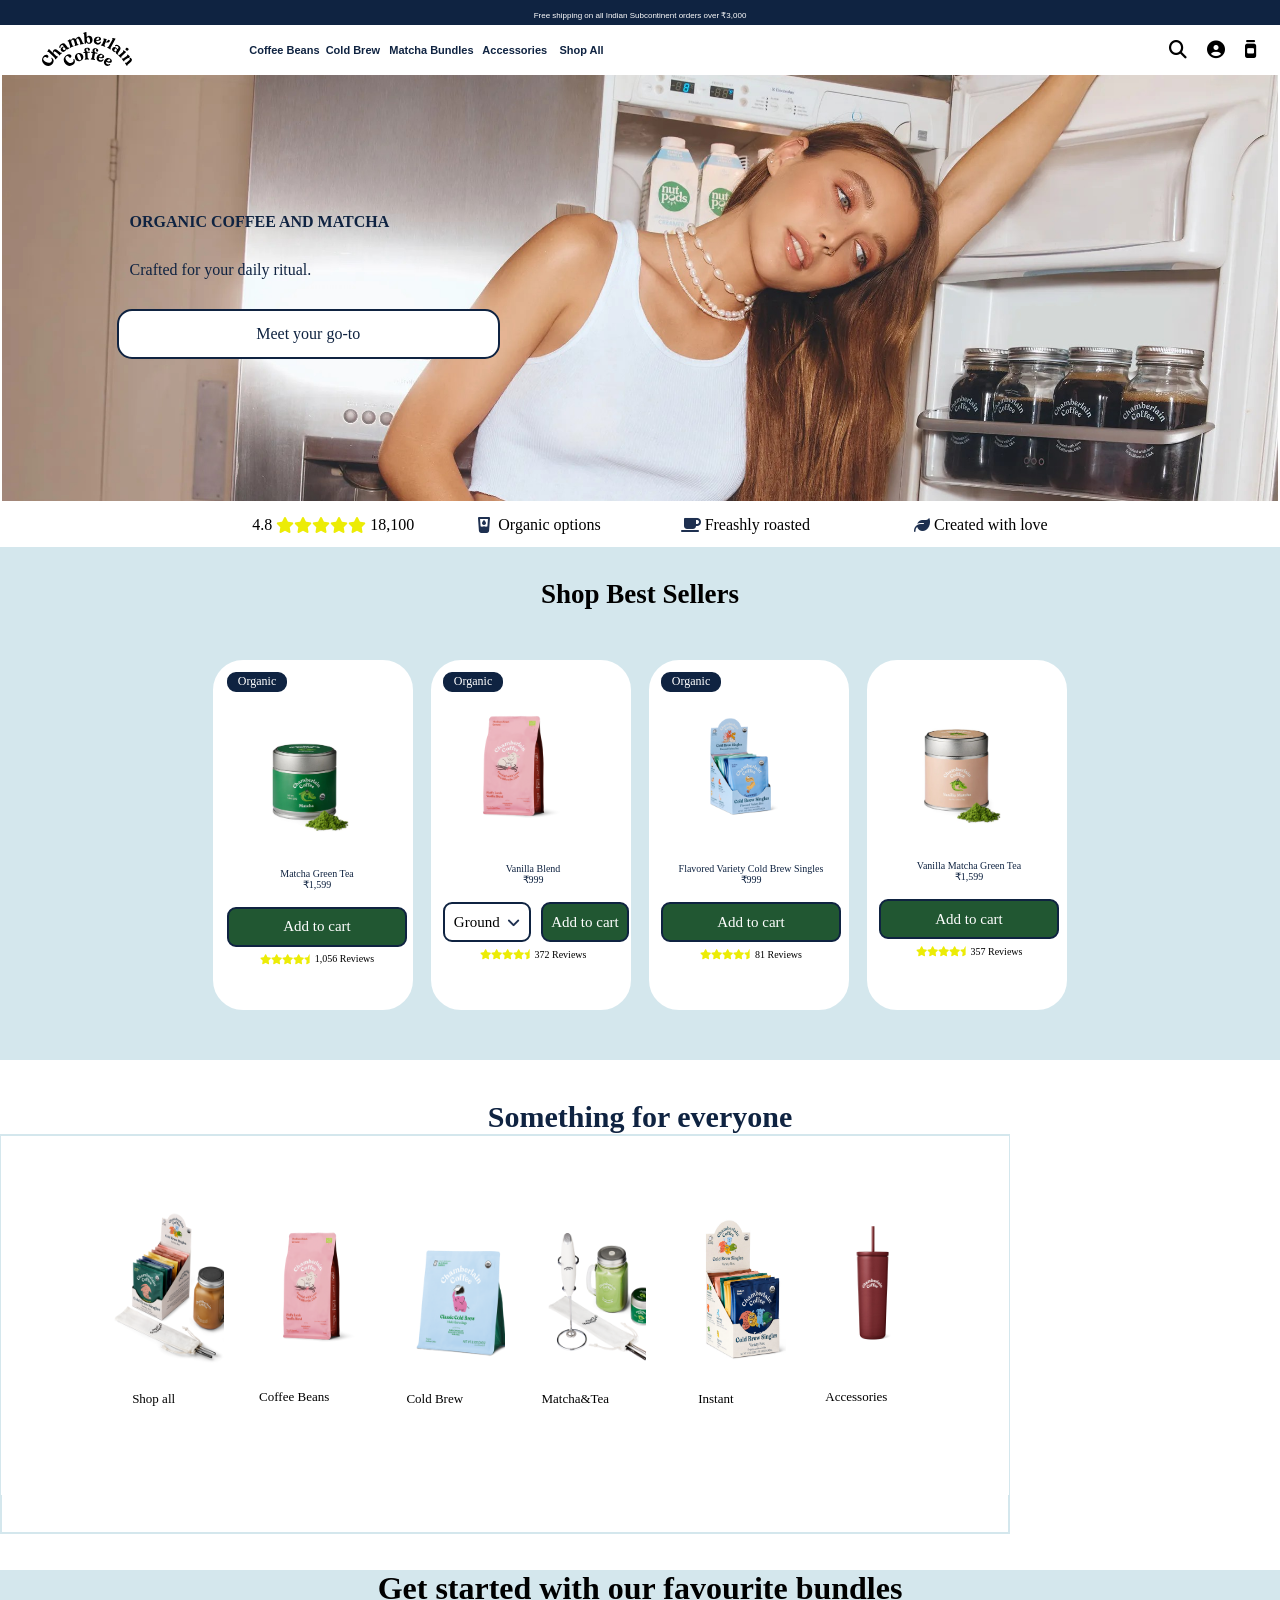
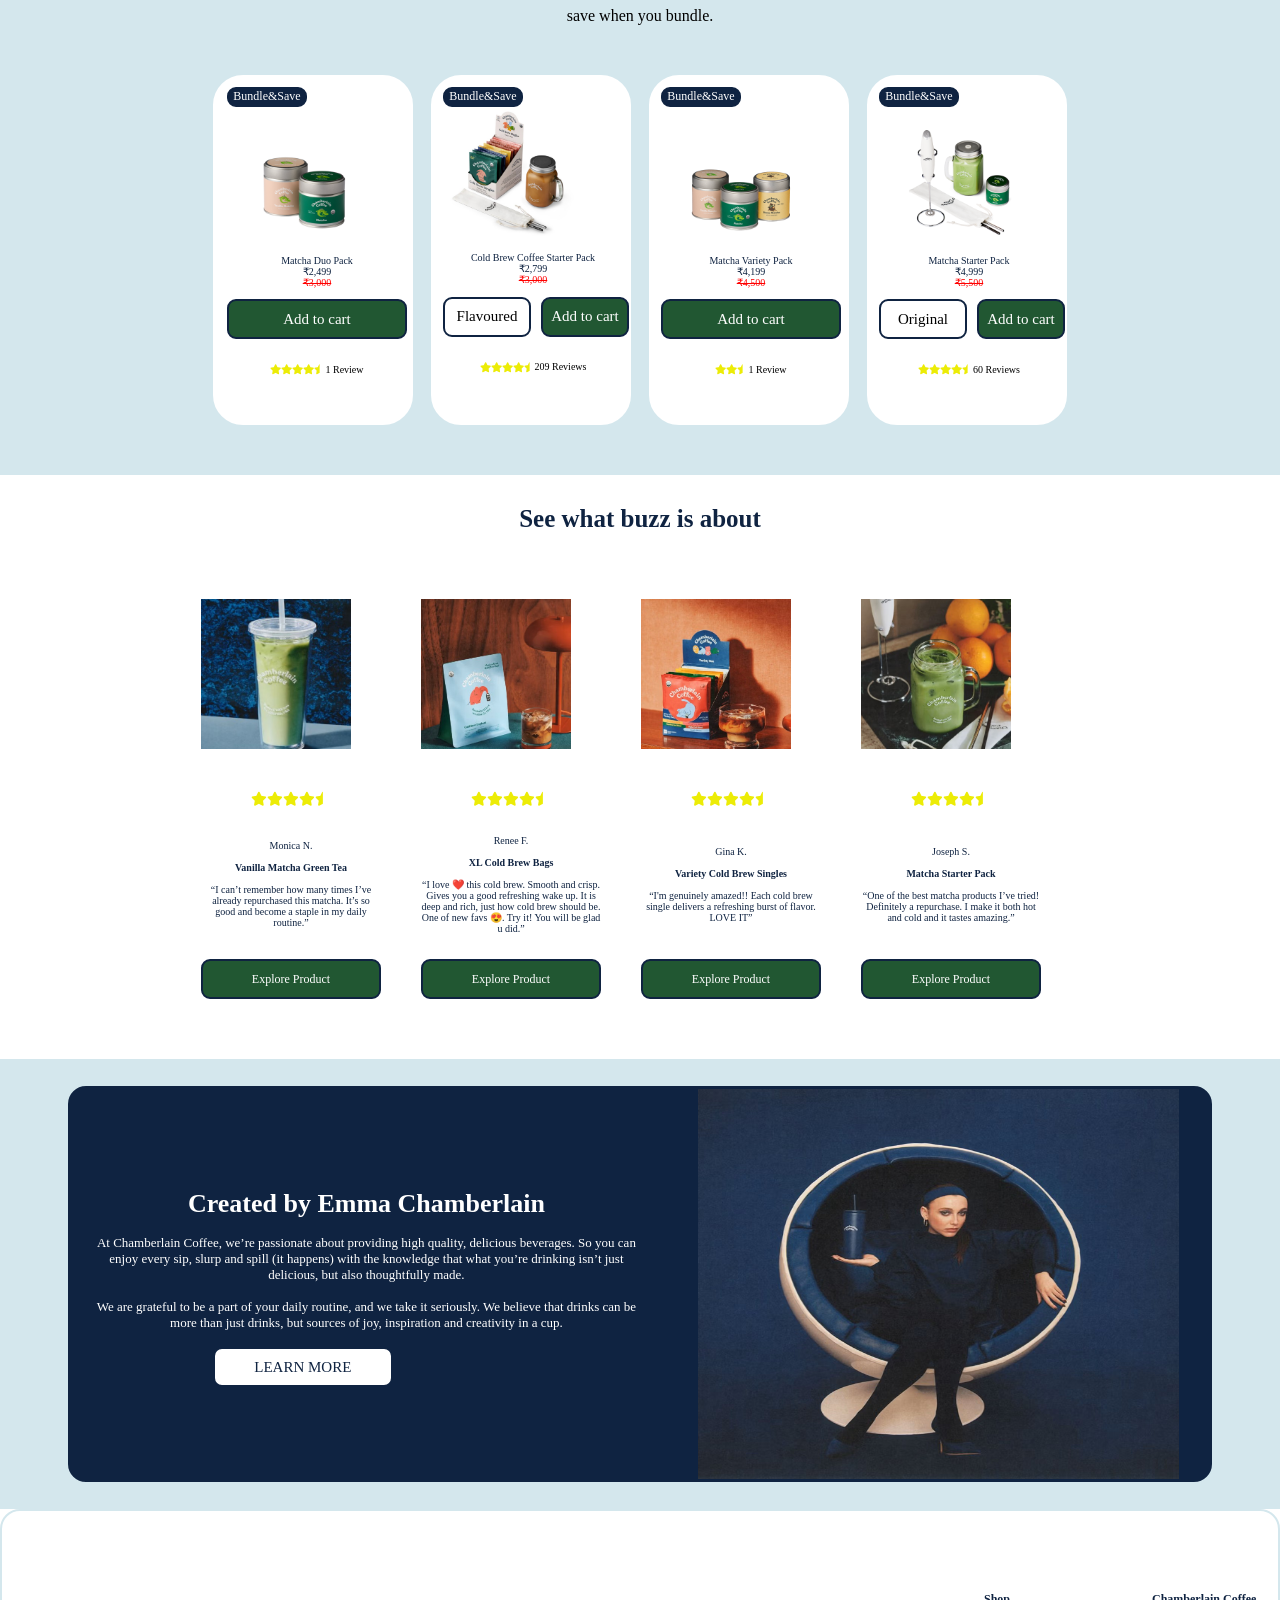
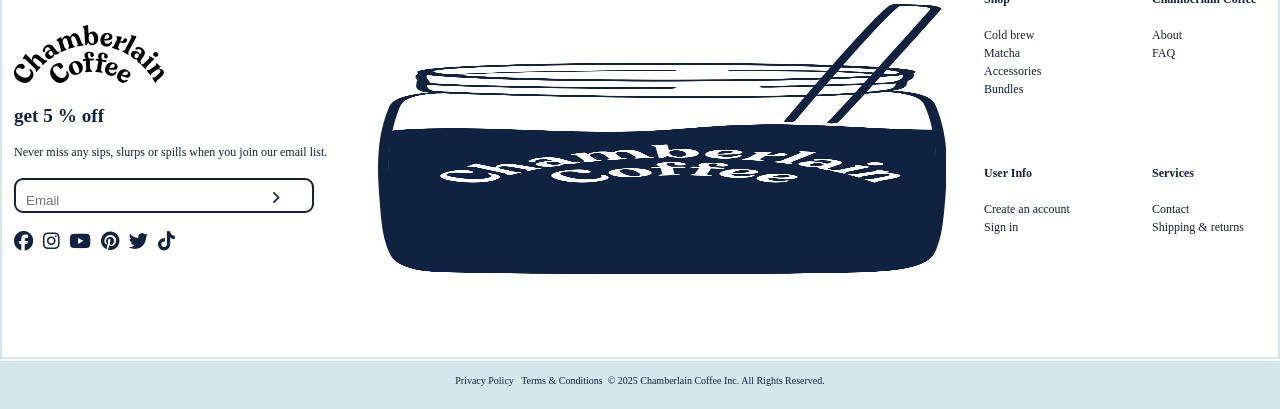
<file: index.html>
<!doctype html>
<html lang="en">
  <head>
    <meta charset="UTF-8" />
    <meta name="viewport" content="width=device-width, initial-scale=1.0" />
    <title>Document</title>
    <link
      rel="stylesheet"
      href="https://cdnjs.cloudflare.com/ajax/libs/font-awesome/6.5.1/css/all.min.css"
    />
    <link rel="stylesheet" href="website.css" />
    <link
      href="https://fonts.googleapis.com/css2?family=Playfair+Display:wght@400;600&display=swap"
      rel="stylesheet"
    />
  </head>

  <body>
    <div id="navbar">
      <div id="header1">Free shipping on all Indian Subcontinent orders over ₹3,000</div>
      <div id="header2">
        <div id="section1">
          <div id="img">
            <img
              src="aeb7e13444a53c4d6a6ff14d90e66d7666a474f4-150x58.svg "
              alt=""/>
          </div>
        </div>

        <div id="section2">
           <b></b><b
            >Coffee Beans&nbsp;&nbsp;Cold Brew&nbsp;&nbsp; Matcha
            Bundles&nbsp;&nbsp; Accessories &nbsp;&nbsp; Shop All
          </b>
        </div>
        <div id="section3">
          <i class="fa-solid fa-magnifying-glass"></i>
          <i class="fa-solid fa-circle-user"></i>
          <i class="fa-solid fa-jar"></i>
        </div>
      </div>
    </div>
    <br />

    <main id="overlaytext">
     <img src="Shop all_files/FAAH2.jpg" alt="">
      <div class="overlaytext1">
      ORGANIC COFFEE AND MATCHA </div>
     <br> <br>
     <div class="overlaytext2">
       Crafted for your daily ritual.
      </div>
       <br> <br><br> <br>
      
        <br> <br>
      <div class="overlaytext3">Meet your go-to</div>
    </main>
 <div id="thatbox">
&nbsp;&nbsp;&nbsp;&nbsp;&nbsp;4.8&nbsp;<i class="fa-solid fa-star"></i><i class="fa-solid fa-star"></i><i class="fa-solid fa-star"></i><i class="fa-solid fa-star"></i><i class="fa-solid fa-star"></i>&nbsp;18,100 
&nbsp;&nbsp;&nbsp;&nbsp;&nbsp;&nbsp;&nbsp;&nbsp;&nbsp;&nbsp;&nbsp;&nbsp;&nbsp;&nbsp;&nbsp;<i class="fa-solid fa-glass-water-droplet" style="color: rgb(30, 48, 80);"> </i> &nbsp; Organic options&nbsp;&nbsp;&nbsp;&nbsp;&nbsp;&nbsp;&nbsp;&nbsp;&nbsp;&nbsp;&nbsp;&nbsp;&nbsp;&nbsp;&nbsp;&nbsp;&nbsp;&nbsp;&nbsp;&nbsp;
<i class="fa-solid fa-mug-saucer" style="color: rgb(30, 48, 80);"></i> &nbsp;Freashly roasted &nbsp;&nbsp;&nbsp;&nbsp;&nbsp;&nbsp;&nbsp;&nbsp;&nbsp;&nbsp;&nbsp;&nbsp;&nbsp;&nbsp;&nbsp;&nbsp;&nbsp;&nbsp;&nbsp;&nbsp;&nbsp;&nbsp;&nbsp;&nbsp;&nbsp;<i class="fa-solid fa-leaf" style="color: rgb(30, 48, 80);"></i>&nbsp;Created with love
 </div>
   
    <h1 id="font">Shop Best Sellers</h1>

    <div id="lightbluebox">
      <div class="box1">
        <div class="btn1">Organic</div> <br>
        <div class="img1"><img src="Shop all_files/MATCHAGREENTEA.jpg" alt=""></div> <br>
       
        <div class="txt matcha">
          Matcha Green Tea <br />
          ₹1,599
        </div>
        <div class="atc position">Add to cart</div>
        <div class="r re">
          <i class="fa-solid fa-star"></i> <i class="fa-solid fa-star"></i>
          <i class="fa-solid fa-star"></i> <i class="fa-solid fa-star"></i>
          <i class="fa-solid fa-star-half"></i>
          1,056 Reviews
        </div>
      </div>

      <div class="box2">
        <div class="btn1">Organic</div>
        <div class="img2"><img src="Shop all_files/CHAMBERLAIN_COFFEE_FLUFFY_LAMB_GROUND_EU_PDP_A.png"></div> 
         <br> <div class="txt vanilla">
          Vanilla Blend <br />
          ₹999
        </div>
        <div class="atc2 position">
          <div class="ground">Ground &nbsp;<i class="fa-solid fa-angle-down" style="color: rgb(30, 48, 80);"></i></div>
          <div class="add">Add to cart</div>
        </div>

        <div class="r re">
          <i class="fa-solid fa-star"></i> <i class="fa-solid fa-star"></i>
          <i class="fa-solid fa-star"></i> <i class="fa-solid fa-star"></i>
          <i class="fa-solid fa-star-half"></i> 372 Reviews
        </div>
      </div>

      <div class="box3">
        <div class="btn1">Organic</div>
        <div class="img3"><img src="Shop all_files/FlavoredVarietyColdBrewSingles_PDP_2048px_01_590c9722-d39e-49b4-b2bd-9e2687882765.png" alt=""></div> <br>
        <div class="txt brew">
          Flavored Variety Cold Brew Singles <br />
          ₹999
        </div>
        <div class="atc position">Add to cart</div>
        <div class="r re">
          <i class="fa-solid fa-star"></i> <i class="fa-solid fa-star"></i>
          <i class="fa-solid fa-star"></i> <i class="fa-solid fa-star"></i>
          <i class="fa-solid fa-star-half"></i>81 Reviews
        </div>
      </div>

      <div class="box4">
        <div class="empty"></div>
        <div class="img4"><img src="Shop all_files/VANILLAMATCHAGREENTEA.jpg" alt=""></div><br>
        <div class="txt tea">
          Vanilla Matcha Green Tea <br/>
          ₹1,599
        </div>
        <div class="atc position">Add to cart</div>

        <div class="r re">
          <i class="fa-solid fa-star"></i> <i class="fa-solid fa-star"></i>
          <i class="fa-solid fa-star"></i> <i class="fa-solid fa-star"></i>
          <i class="fa-solid fa-star-half"></i>357 Reviews
        </div>
      </div>
    </div>
   <div class="change">  <b><h2>Something for everyone</h2></b></div>
    <div id="whitebox">

      <div class="longbox">
        <div class="b1"><img src="Shop all_files/Variety_Cold_Brew_Singles-Starter_Pack_PDP_2048px_01_a66178c7-0070-46e9-8be6-9580ef11e38c.png" alt=""> <br>Shop all</div>
        <div class="b2"><img src="Shop all_files/CHAMBERLAIN_COFFEE_FLUFFY_LAMB_GROUND_EU_PDP_A.png" alt=""><br><br>Coffee Beans</div>
        <div class="b3"> <img src="Shop all_files/XL_Cold_Brew_Bag_PDP_2048px_01.png" alt=""> <br>Cold Brew</div>
        <div class="b4">  <img src="WEBSITE/logo2_files/MatchaStarterPack_PDP_2048px_04.png" alt=""> <br> Matcha&Tea</div>
        <div class="b5"> <img src="Shop all_files/INSTANT.jpg" alt=""> <br>Instant</div>
        <div class="b6"><img src="Shop all_files/accessories2.jpg" alt=""> <br><br>Accessories</div>
      </div>
    </div>
<br><br>
    <div class="s"><h1>Get started with our favourite bundles</h1></div>
  
    <div class="s">save when you bundle.</div>

    <div id="lightbluebox">
      <div class="box1">
        <div class="btn2">Bundle&Save</div>
        <div class="img1"><img src="Shop all_files/Matcha_Variety_Duo_PDP_2048px_01.png" alt=""></div> 
        <!-- <br><br><br><br> -->
        <div class="txt matcha">
          Matcha Duo Pack <br />
          ₹2,499 <s class="c">₹3,000</s>
        </div>
        <div class="atc position">Add to cart</div> <br>
        <div class="r re">
          <i class="fa-solid fa-star"></i> <i class="fa-solid fa-star"></i>
          <i class="fa-solid fa-star"></i> <i class="fa-solid fa-star"></i>
          <i class="fa-solid fa-star-half"></i>
          1 Review
        </div>
      </div>

      <div class="box2">
        <div class="btn2">Bundle&Save</div>
        <div class="img2"><img src="Shop all_files/COLDBREWSSINGLESSTARTER.jpg" alt=""></div>
        <div class="txt vanilla">
          Cold Brew Coffee Starter Pack <br />
          ₹2,799 <s class="c">₹3,000</s>
        </div>
        <div class="atc2 position">
          <div class="ground">Flavoured</div>
          <div class="add">Add to cart</div>
        </div> <br>

        <div class="r re">
          <i class="fa-solid fa-star"></i> <i class="fa-solid fa-star"></i>
          <i class="fa-solid fa-star"></i> <i class="fa-solid fa-star"></i>
          <i class="fa-solid fa-star-half"></i> 209 Reviews
        </div>
      </div>

      <div class="box3">
        <div class="btn2">Bundle&Save</div>
        <div class="img3"> <img src="WEBSITE/logo2_files/MatchaVarietyPackHoney_PDP_2048px_01.png" alt=""></div>
        <div class="txt brew">
          Matcha Variety Pack <br />
          ₹4,199 <s class="c">₹4,500</s>
        </div>
        <div class="atc position">Add to cart</div> <br>
        <div class="r1 re">
          <i class="fa-solid fa-star"></i> <i class="fa-solid fa-star"></i>
          <i class="fa-solid fa-star-half"></i>1 Review
        </div>
      </div>

      <div class="Box4">
        <div class="btn2">Bundle&Save</div>
        <div class="img4"><img src="WEBSITE/logo2_files/MatchaStarterPack_PDP_2048px_04.png" alt=""></div>
        <div class="txt tea">
          Matcha Starter Pack <br />
          ₹4,999<s class="c">₹5,500</s>
        </div>
        <div class="atc2 position">
          <div class="ground">Original</div>
          <div class="add">Add to cart</div>
        </div> <br>

        <div class="r re">
          <i class="fa-solid fa-star"></i> <i class="fa-solid fa-star"></i>
          <i class="fa-solid fa-star"></i> <i class="fa-solid fa-star"></i>
          <i class="fa-solid fa-star-half"></i>60 Reviews
        </div>
      </div>
    </div>

   <div id="buzz"><b>See what buzz is about</b></div>  <br> <br> 

    <div id="WHITE">
      <div class="BOX1">
        <div class="IMG1"><img src="WEBSITE/logo2_files/ONE.jpg" alt=""></div>
        <div class="R RE">
          <i class="fa-solid fa-star"></i> <i class="fa-solid fa-star"></i>
          <i class="fa-solid fa-star"></i> <i class="fa-solid fa-star"></i>
          <i class="fa-solid fa-star-half"></i>
        </div>
        <div class="TXT">
          Monica N. <br>
          <br />
         <b>Vanilla Matcha Green Tea</b>  <br> 
          “I can’t remember how many times I’ve already repurchased this matcha.
          It’s so good and become a staple in my daily routine.” <br />
        </div>
        <div class="exploreproduct">Explore Product</div>
      </div>

      <div class="BOX1">
        <div class="IMG1"><img src="Shop all_files/TWOo.jpg"alt=""></div>
        <div class="R RE">
          <i class="fa-solid fa-star"></i> <i class="fa-solid fa-star"></i>
          <i class="fa-solid fa-star"></i> <i class="fa-solid fa-star"></i>
          <i class="fa-solid fa-star-half"></i>
        </div>
        <div class="TXT">
          Renee F. <br /> <br>
         <b>XL Cold Brew Bags</b>   <br>“I love ❤️ this cold brew. Smooth and crisp. Gives
          you a good refreshing wake up. It is deep and rich, just how cold brew
          should be. One of new favs 😍. Try it! You will be glad u did.”
        </div>

        <div class="exploreproduct">Explore Product</div>
      </div>

      <div class="BOX1">
        <div class="IMG1"><img src="Shop all_files/THREE.jpg" alt=""></div>
        <div class="R RE">
          <i class="fa-solid fa-star"></i> <i class="fa-solid fa-star"></i>
          <i class="fa-solid fa-star"></i> <i class="fa-solid fa-star"></i>
          <i class="fa-solid fa-star-half"></i>
        </div>
        <div class="TXT">Gina K. <br /> <br>
         <b>Variety Cold Brew Singles</b>  <br> “I'm genuinely amazed!! Each cold brew
          single delivers a refreshing burst of flavor. LOVE IT”
        </div>
        <div class="exploreproduct">Explore Product</div>
      </div>

      <div class="BOX1">
        <div class="IMG1"> <img src="Shop all_files/FOUR.jpg" alt=""></div>
        <div class="R RE">
          <i class="fa-solid fa-star"></i> <i class="fa-solid fa-star"></i>
          <i class="fa-solid fa-star"></i> <i class="fa-solid fa-star"></i>
          <i class="fa-solid fa-star-half"></i>
        </div>
        <div class="TXT">
          Joseph S. <br /> <br>
          <b>Matcha Starter Pack </b><br> “One of the best matcha products I’ve tried!
          Definitely a repurchase. I make it both hot and cold and it tastes
          amazing.”
        </div>

        <div class="exploreproduct">Explore Product</div>
      </div>
    </div>

    <!-- display grid  grid tem[plate coloumn auto auto] 
 , display  flex ,  flex wrap STUDYGRID -->

    <div id="lbfinal">
      <div class="darkblue">
        <div class="box left">
          <h1 class="T">Created by Emma Chamberlain</h1>
          <br />
          <div class="T">
            At Chamberlain Coffee, we’re passionate about providing high
            quality, delicious beverages. So you can enjoy every sip, slurp and
            spill (it happens) with the knowledge that what you’re drinking
            isn’t just delicious, but also thoughtfully made.
            <br />
            <br />
            We are grateful to be a part of your daily routine, and we take it
            seriously. We believe that drinks can be more than just drinks, but
            sources of joy, inspiration and creativity in a cup.
          </div>
          <br />
          <div class="learnmore">LEARN MORE</div>
        </div>
        <div class="box right"> <img src="Shop all_files/emmaitself.jpg" alt=""></div>
      </div>
    </div>


    <div id="A">
      <div class="sec1">
        <div class="logo1">
          <img
            src="aeb7e13444a53c4d6a6ff14d90e66d7666a474f4-150x58.svg"
            alt=""
          />
        </div>
        <br />
        <div class="logo2"><b> get 5 % off</b></div>
        <br />
        <div class="ft">
          Never miss any sips, slurps or spills when you join our email list.
        </div>
        <br />
        <div class="emailbox">
          <input type="email" placeholder="Email">
          <i class="fa-solid fa-angle-right" style="color: rgb(30, 48, 80);"></i>
        </div>
        <br />
        <div class="socialmediaicons">
          <i class="fa-brands fa-facebook"></i> &nbsp;<i
            class="fa-brands fa-instagram"
          ></i>
          &nbsp;<i class="fa-brands fa-youtube"></i> &nbsp;<i
            class="fa-brands fa-pinterest"
          ></i>
          &nbsp;<i class="fa-brands fa-twitter"></i> &nbsp;<i
            class="fa-brands fa-tiktok"
          ></i>
        </div>
      </div>

      <div class="sec2">  <div class="JAR"><img src="Shop all_files/JARFINAL.jpg" alt=""></div>
      </div> 


      <div class="sec3">
        <div class="upperhalf">
           <div class="q1 ">
          <b>Shop</b> <br />
            <br>
          Cold brew <br />
          Matcha <br />
          Accessories <br />
          Bundles
        </div> 
        <br>
        <div class="q2 ">
          <b>Chamberlain Coffee</b> <br />
          <br>
          About <br />
          FAQ
        </div>
        </div>
        <br>
        <div class="lowerpart">
           <div class="q3 ">
          <b>User Info</b> <br />
           <br>
          Create an account <br />
          Sign in
        </div>
        <br>
        <div class="q4 ">
          <b>Services</b> <br />
            <br>
          Contact <br />
          Shipping & returns
        </div>
      </div>
        </div>
       
    </div>

<div id="lastwhitebox"> <br>
 Privacy Policy &nbsp;
Terms & Conditions&nbsp;
© 2025 Chamberlain Coffee Inc. All Rights Reserved.</div>
  </body>
</html>

<!-- hover transitions -->
 <!-- transform :translate(4000px, 0px); rotate initial-scaletransition  -->
</file>
<file: website.css>
*{
margin: 0;
padding:0;
box-sizing: border-box;
}


#header1{
width: 100%;
    height:30px;
border: 1px solid rgb(15,35,65) ;
background-color:rgb(15,35,65);
display: flex;
justify-content: center;
align-items: center;
font-size: 8px;
font-family: sans-serif;

color: white ;
position: fixed;
top: 0px;
z-index: 10;

}
#header2{
width: 100%;
    height:50px;
border: 2px solid white;
background-color: white;
display: flex;
justify-content: center;
align-items: center;
font-size: 8px;
font-family: sans-serif;
color: white ;
position: fixed;
top: 25px;
z-index: 10;

}
#section1{
  
width: 20%;
    height:5%;


display: flex;
justify-content: flex-start;
align-items: center;
padding: 40px;

  
}

#section1 img{
 width: 90px;
   height: auto;
}


#section2{
width: 70%;
    height:30px;

color: rgb(15,35,65) ;
display: flex;
justify-content: flex-start;
align-items: center;
text-decoration: inherit;
font-size: 11px;

padding: 25px;
font-weight: 100;
}

#section3{
width: 30%;
    height:50px;
    border: 2px solid white;
display: flex;
justify-content: flex-end;
align-items: center;
gap: 20px;
padding: 20px;

}
#section3 i {color: black;
font-size: 18px;
}


#overlaytext{

    width:100%;
    height:80%;  
    border: 2px solid white;
display: flex;
align-items: center;
position: relative;

}

#overlaytext img{
    height: 50%;
     width: 100%;
}
.overlaytext1{
  font-weight: bold;
display: flex;
justify-content: flex-end;
align-items: center;
position: absolute;
top: 40%;
left: 10%;
color:rgb(15,35,65) ;
}
.overlaytext2{
display: flex;
justify-content: flex-end;
align-items: center;
position: absolute;
top: 50%;
left: 10%;
color: rgb(15,35,65);
}


.overlaytext3{
    width: 30%;
    height:50px;
    border: 2px solid rgb(15,35,65);
top:60%;
left: 9%;
display: flex;
justify-content: center;
background-color: white;
border-radius:15px;
align-items: center;
position: absolute;
color: rgb(15,35,65);
transition: all 1s ease-in;

}
.overlaytext3:hover{
    background-color: rgb(157, 157, 238);
    border-radius: 10px;
    box-shadow: 10px 10px 5px 0px grey;
}

#thatbox{
width: 100%;
height: 40px;
  border: 2px solid white;
padding: 20px;
display: flex;
align-items: center;
justify-content: center;
}

#font{
    text-align: center;
    background-color: rgb(212, 231, 237);
    font-size: 27px;
    padding-top: 32px;
}

#lightbluebox{
width: 100%;
    height:450px;
    border: 2px solid rgb(212, 231, 237) ;
    background-color: rgb(212, 231, 237);
display: flex;
gap: 18px;
align-items: center;
justify-content: center;



}
.box1{
    width: 200px;
    height:350px;
    border: 2px solid white;
    border-radius: 30px;
    flex-direction: column;
display: flex;
justify-content: start;
align-items: first baseline;
padding:10px;
background-color: white;


}
.img1{
    padding-left: 10px;
}
.img1 img{
     width: 140px;
    height: auto;
  
}

.img2 img{
     width: 140px;
    height: auto;
  
}

.img3{
    padding-left: 10px;
}
.img3 img{
     width: 140px;
    height: auto;
  
}
.img4{
    padding-left: 10px;
}

.img4 img{
     width: 140px;
    height: auto;
  
}

.btn1{
    width: 60px;
    height: 20px;
     border: 2px solid   rgb(15,35,65);
     background-color: rgb(15,35,65);
    border-radius: 9px;
    color: white;
    font-size: 12px;
    align-items: center;
    text-align: center;
}
.btn2{
    width: 80px;
    height: 20px;
     border: 2px solid rgb(15,35,65);
     background-color: rgb(15,35,65);
    border-radius: 9px;
    color: white;
    font-size: 12px;
    align-items: center;
    text-align: center;
}




.txt{
     width: 180px;
    height: 40px;
     border: 2px solid white;
    border-radius: 9px;
    color: rgb(15,35,65) ;
    font-size: 10px;
    display: flex;
    flex-direction: column;
    justify-content: center;
    align-items: center;
    text-align: center;  
    background: white;
    
}
.c{
    color: red;
}
.matcha{
display: flex;
flex-direction: column;
justify-content: center;
align-items: center;

}


.vanilla{
    display: flex;
flex-direction: column;
justify-content: center;
align-items: center;


}

.brew{
    display: flex;
flex-direction: column;
justify-content: center;
align-items: center;

}

.tea{
    display: flex;
flex-direction: column;
justify-content: center;
align-items: center;


}

.atc{
width: 180px;
    height: 40px;
     border: 2px solid rgb(15,35,65);
    border-radius: 9px;
    color: white ;
    font-size: 15px;
    display: flex;
    flex-direction: column;
    justify-content: center;
    align-items: center;
    text-align: center;  
    background: rgb(33,87,50);
}
 
.atc2{
    display: flex;
    gap: 10px;
    justify-content: center;
}

.ground{
width: 88px;
    height: 40px;
     border: 2px solid rgb(15,35,65);
    border-radius: 9px;
    color: black ;
    font-size: 15px;
    display: flex;
   
    justify-content: center;
    align-items: center;
    text-align: center;  
    background: white;
}

.add{
    width: 88px;
    height: 40px;
     border: 2px solid rgb(15,35,65);
    border-radius: 9px;
    color: white ;
    font-size: 15px;
    display: flex;
    justify-content: center;
    align-items: center;
    text-align: center;  
    background:  rgb(33,87,50) ;
}

.img3 {
   width: 150px;
  
    
}


.r{
    width: 180px;
    height: 20px;
     border: 2px solid white;
    border-radius: 9px;
    color: black ;
    font-size: 10px;
    display: flex;
  
    justify-content: center;
    align-items: center;
    text-align: center;  
    background-color: white;
}
.r1{
width: 180px;
    height: 20px;
     border: 2px solid  white;
    border-radius: 9px;
    color: black ;
    font-size: 10px;
    display: flex;
  
    justify-content: center;
    align-items: center;
    text-align: center;  
    background-color: white;

}

.re{
    margin: 2px;
}

.fa-star {
  color: rgb(236, 236, 6);

}
.fa-star-half{
     color: rgb(236, 236, 6);
}

.position{
    display: flex;
/* flex-direction: column; */
justify-content: center;
align-items: center;
margin-top: 8px;


}

.box2{
    width: 200px;
    height:350px;
    border: 2px solid white;
    border-radius: 30px;
    display: flex;
justify-content: start;
align-items: first baseline;
padding-left: 8px;
padding-top: 10px;
flex-direction: column;
background-color: white;

}

.box3{
    width: 200px;
    height:350px;
    border: 2px solid white;
    border-radius: 30px;
    display: flex;
justify-content: start;
align-items: first baseline;
padding-left: 8px;
padding-top: 10px;
flex-direction: column;
background-color: white;
}

.box4{
    width: 200px;
    height:350px;
    border: 2px solid white;
    border-radius: 30px;
    display: flex;
justify-content: start;
align-items: first baseline;
padding-left: 8px;
padding-top: 30px;
flex-direction: column;
background-color: white;
}

.Box4{
    width: 200px;
    height:350px;
    border: 2px solid white;
    border-radius: 30px;
    display: flex;
justify-content: start;
align-items: first baseline;
padding-left: 8px;
padding-top: 10px;
flex-direction: column;
background-color: white;
}


.change{
    color:rgb(15,35,65) ;
    font-size: 20px;
    padding-top: 40px;
    text-align: center;
    
}
#whitebox{
width:1010px;
    height:400px;
    border: 2px solid rgb(212, 231, 237) ;
    background-color:white;
display: flex;
justify-content: center;
text-align: center;

font-size: 25px;

flex-wrap: wrap;
}
.s{
    background-color: rgb(212, 231, 237);
}

.longbox{
width: 1020px;
    height:359px;
    border: 2px solid white;
    background-color:white;
display: flex;
justify-content: center;
text-align: center;

}
.b1{
width: 14%;
    height:335px;
    border: 2px solid white ;
    background-color:white;
display: flex;
justify-content: center;
text-align: center;
flex-direction: column;
font-size: small;

}
.b1 img{
    width: 170px;
    height: 170px;
    padding-left: 20px;
}

.b2{
width: 14%;
    height:335px;
    border: 2px solid white ;
    background-color:white;
display: flex;
justify-content: center;
text-align: center;

flex-direction: column;
font-size: small;
}
.b2 img{
    width: 150px;
    height: 150px;
    padding-left: 20px;
}

.b3{
width: 14%;
    height:335px;
    border: 2px solid white ;
    background-color:white;
display: flex;
justify-content: center;
text-align: center;
flex-direction: column;
font-size: small;
}
.b3 img{
    width: 170px;
    height: 170px;
    padding-left: 20px;
}

.b4{
width: 14%;
    height:335px;
    border: 2px solid white ;
    background-color:white;
display: flex;
justify-content: center;
text-align: center;

flex-direction: column;
font-size: small;
}
.b4 img{
    width: 170px;
    height: 170px;
    padding-left: 20px;
}
.b5{
width: 14%;
    height:335px;
    border: 2px solid white;
    background-color:white;
display: flex;
justify-content: center;
text-align: center;

flex-direction: column;
font-size: small;
}
.b5 img{
    width: 170px;
    height: 170px;
    padding-left: 20px;
}

.b6{
width: 14%;
    height:335px;
    border: 2px solid white ;
    background-color:white;
display: flex;
justify-content: center;
text-align: center;
flex-direction: column;
font-size: small;
}
.b6 img{
    width: 150px;
    height: 150px;
    padding-left: 20px;
}
#white{

width:1020px;
    height:400px;
    border: 2px solid rgb(212, 231, 237) ;
    background-color:white;
display: flex;
justify-content: center;
text-align: center;
font-size: 25px;
   
}

.s{
    display: flex;
justify-content: center;

}

#buzz{
    padding-top: 30px;
display: flex;
justify-content: center;
text-align: center;
align-items: center;
justify-content: center;
font-size: 25px;
color: rgb(15,35,65);
} 
.BOX1{
width: 220px;
    height:450px;
  
    border-radius: 30px;
    flex-direction: column;
display: flex;
justify-content: start;
align-items: first baseline;
padding-left: 1px;
padding-top: 10px;
}
.IMG1{
width: 180px;
    height:180px;

    border-radius: 30px;
}
.IMG1 img{
    width: 150px;
    height: 150px;
}


.R{width: 180px;
    height: 30px;
   
    border-radius: 9px;
    color: black ;
    font-size: 14px;
    display: flex;
  padding-top: 60px;
    justify-content: center;
    align-items: center;
    text-align: center;  
    background-color: white;
}
.RE{
   padding-top: 10px;
}
.TXT{
    width: 180px;
    height: 150px;
  
    border-radius: 9px;
    color: rgb(15,35,65) ;
    font-size: 10px;
    display: flex;
    flex-direction: column;
    justify-content: center;
    align-items: center;
    text-align: center;  
    background: white;
}

.exploreproduct{
width: 180px;
    height: 40px;
     border: 2px solid rgb(15,35,65);
    border-radius: 9px;
    color: white ;
    font-size: 15px;
    display: flex;
    flex-direction: column;
    justify-content: center;
    align-items: center;
    text-align: center;  
    background: rgb(33,87,50);
 font-size: 12px;
}
#WHITE{
    width: 100%;
    height:490px;
    border: 2px solid white ;
    background-color: white;
display: flex;
justify-content: center;
align-items: center;
}

#lbfinal{
    width: 100%;
    height:450px;
    border: 2px solid rgb(212, 231, 237) ;
    background-color: rgb(212, 231, 237);
display: flex;
justify-content: center;
align-items: center;
align-items: center;

}

.darkblue{
 width: 90%;
    height:400px;
    border: 2px solid rgb(212, 231, 237) ;
    background-color:rgb(15,35,65);
display: flex;
justify-content: center;
align-items: center;
text-align: center;
border-radius: 20px;
}
.box{
    flex: 1;
    height: 390px;
    width: 88%;
   border-top-left-radius: 20px;
   border-bottom-left-radius: 20px;
}

.left{
  padding-top: 100px;
padding-left: 25px;
padding-right: 25px;
text-align: center; 
font-size: small;
}

.box img{
    height: 390px;
    width: 88%;
}
.learnmore{
    width: 180px;
    height: 40px;
     border: 2px solid rgb(15,35,65);
    border-radius: 9px;
    color:rgb(15,35,65) ;
    font-size: 15px;
    display: flex;
    flex-direction: column;
    justify-content: center;
    align-items: center;
    text-align: center;  
    background: white;
    margin-left: 120px;
    

}
.T{
    color: white;
}

#A{
    width: 100%;
    height:450px;
    border: 2px solid rgb(212, 231, 237) ;
    background-color: white;
display: flex;
justify-content: space-between;
align-items: center;
align-items: center;
border-top-left-radius: 20px;
border-top-right-radius: 20px;
gap: 20px;

}
.emailbox{
    width: 300px;
    height: 35px;
     border: 2px solid rgb(15,35,65);
    border-radius: 9px;
    color:rgb(15,35,65) ;
    font-size: 15px;
    display: flex;

    justify-content: center;
    /* align-items: center; */
    /* text-align: center;   */
    background: white;
    padding-left: 10px;
    padding-right: 32px;
    padding-top: 10px;
}
.emailbox input{
    border: none;
    flex: 1;
    outline: none;
}

.ft{
    font-size: 12px;
    color: rgb(15,35,65);
}
.logo1 img{
    color:rgb(15,35,65);
}
.logo2{
    font-size: larger;
    color: rgb(15,35,65);
}
.socialmediaicons{
  font-size: larger;
  color: rgb(15,35,65);
}
.sec1{
width: 330px;
    height:350px;
    border: 2px solid white;
    border-radius: 30px;
    flex-direction: column;
display: flex;
justify-content: center;
align-items: first baseline;
padding-left: 10px;
padding-top: 10px;


}
.sec2{
    width: 330px;
    height:350px;
    border: 2px solid white;
    border-radius: 30px;
    flex-direction: column;
display: flex;
justify-content: center;
align-items: first baseline;
padding-left: 10px;
padding-top: 10px;


}

.sec3{
    width: 330px;
    height:350px;
    border: 2px solid white;
    border-radius: 30px;
   display: grid;
   grid-template-columns: repeat(4 , 1 fr);
/* display: flex; */
gap: 10px;
/* justify-content: center;
align-items: first baseline;
padding-left: 10px;
padding-top: 10px; */
padding: 20px;
flex-direction: column;
}
.q1{
width: 130px;
    height:130px;
    border: 2px solid white;
    font-size: 12px;
justify-content: center;
align-items: first baseline; 
line-height: 18px;
padding-left: 10px;
padding-top: 5px;
color: rgb(15,35,65);
}

.q2{
width: 130px;
    height:130px;
    border: 2px solid white;
    font-size: 12px;
justify-content: center;
align-items: first baseline; 
line-height: 18px;
padding-left: 10px;
padding-top: 5px;
color: rgb(15,35,65);
}

.q3{
width: 130px;
    height:130px;
    border: 2px solid white;
    font-size: 12px;
justify-content: center;
align-items: first baseline; 
line-height: 18px;
padding-left: 10px;
padding-top: 5px;
color: rgb(15,35,65);
}

.q4{
width: 130px;
    height:130px;
    border: 2px solid white;
    font-size: 12px;
justify-content: center;
align-items: first baseline; 
line-height: 18px;
padding-left: 10px;
padding-top: 5px;
color: rgb(15,35,65);
}

.upperhalf{
    width: 300px;
    height:130px;
    border: 2px solid white;
 display: flex;
 gap: 20px;

}
.lowerpart{

 width: 300px;
    height:130px;
    border: 2px solid white ;
    display: flex;
 gap: 20px;

}

#lastwhitebox{
     width: 100%;
    height:50px;
    border-top: 2px solid   white;
    background-color: rgb(212, 231, 237);
display: flex;
justify-content: center;
align-items: center;
text-align: center;
font-size: 10px;
color:rgb(15,35,65) ;
padding-bottom: 20px;
}

.JAR{
  display: flex;
  justify-content: center;
padding-left: 80px;
width: 270px;
height: 270px;
}
/* .BOX{
    transition: all 3s ease;
    box-shadow: 10px 10px 10px 0px grey;
    box x axis y axis blur spread color
    "anchor tab"
    flex wrap ??? display grid??  label tag ?? anchor tag 
} */

@media(max-width:431px){
   .JAR{
    display: none;
   }
    #A{
        flex-direction: column;
    }
.sec3{
    width: 330px;
    height:330px;
}
#lastwhitebox{
     display: none;  
}
.right{
  display: none;
}
#header1{
    width: 430px;
}
#header2{
  width: 430px;  
  font-size: 7px;
}
#section1 img{
    width: 55px;
}
.overlaytext3{
     width: 20%;
    height:20px;
    font-size: 10px;
}

#thatbox{
    font-size: 7px;
}
#lightbluebox{
    flex-direction: column;
    height: 1700px;
    /* display: grid;
grid-auto-flow: column;
grid-auto-columns: 280px;
gap: 20px;
    overflow-x: scroll;
    scrollbar-width: none; */
    
}

#whitebox{
    height: 1500px;
       flex-direction: column;
}
.longbox{
        flex-direction: column;
        padding-left: 90px;
}
#WHITE{
height: 2000px;
flex-direction: column;
}

}
</file>
